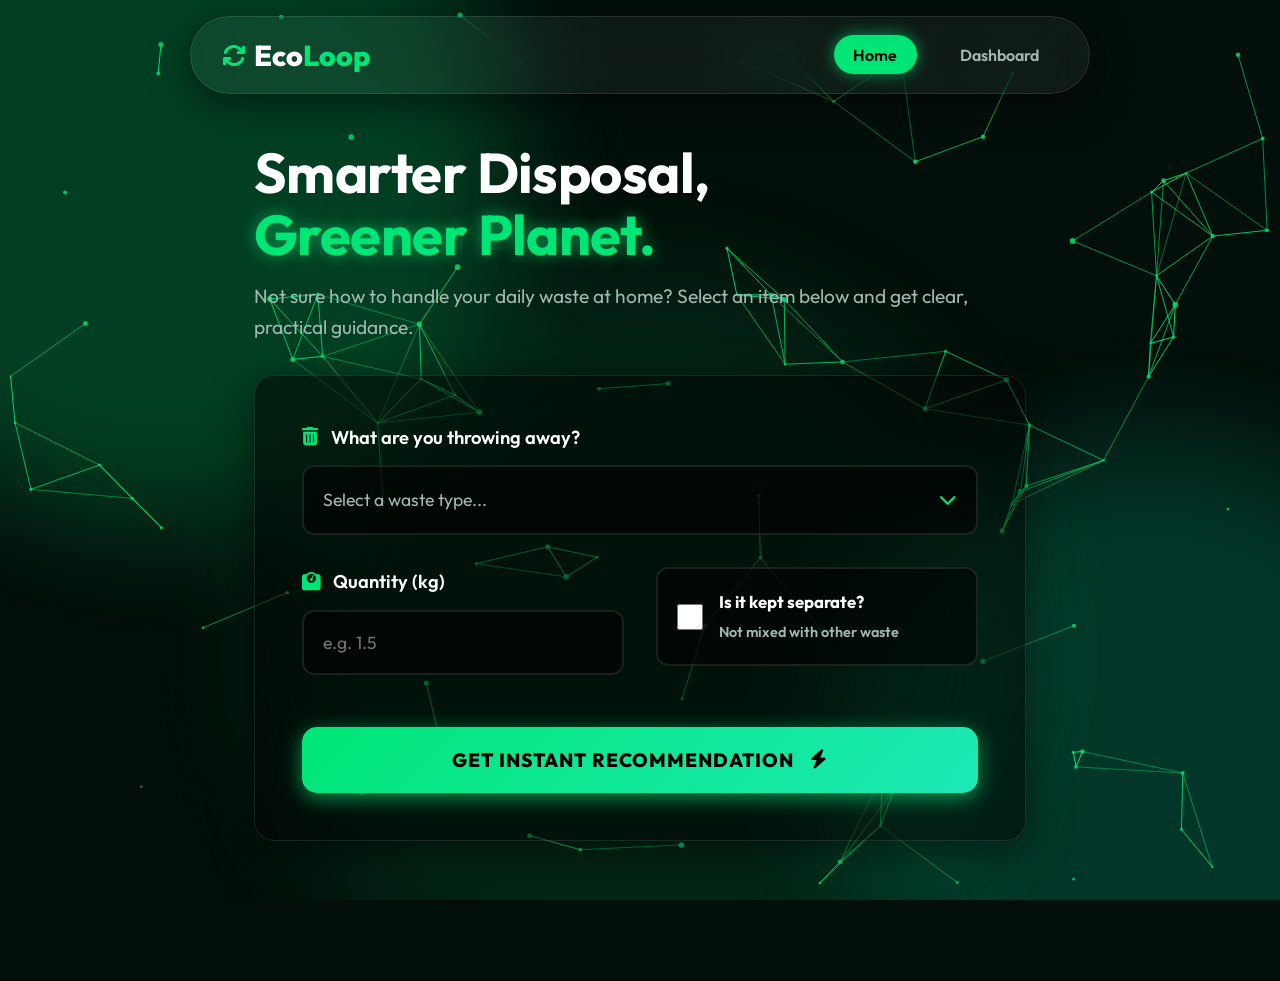
<file: index.html>
<!DOCTYPE html>
<html lang="en">
<head>
    <meta charset="UTF-8">
    <meta name="viewport" content="width=device-width, initial-scale=1.0">
    <title>EcoLoop | Smart Waste Management</title>
    <!-- Modern Google Font -->
    <link href="https://fonts.googleapis.com/css2?family=Outfit:wght@300;400;500;600;700;800&display=swap" rel="stylesheet">
    <!-- Font Awesome for Icons -->
    <link rel="stylesheet" href="https://cdnjs.cloudflare.com/ajax/libs/font-awesome/6.4.0/css/all.min.css">
    <!-- Custom CSS -->
    <link rel="stylesheet" href="css/style_alt_234.css">
</head>
<body>
    <!-- Ambient Moving Glow Background -->
    <div class="ambient-glows">
        <div class="glow glow-1"></div>
        <div class="glow glow-2"></div>
        <div class="glow glow-3"></div>
    </div>

    <!-- Abstract Interactive Particle Background -->
    <canvas id="particleCanvas" class="particle-canvas"></canvas>

    <nav class="navbar glass">
        <div class="logo">
            <i class="fa-solid fa-arrows-rotate logo-icon"></i> 
            <span>Eco<span class="text-accent">Loop</span></span>
        </div>
        <ul class="nav-links">
            <li><a href="#" id="nav-home" class="active">Home</a></li>
            <li><a href="#" id="nav-dashboard">Dashboard</a></li>
        </ul>
    </nav>

    <main class="container">
        <!-- view: HOME / FORM -->
        <section id="view-home" class="view active">
            <div class="hero stagger-item" style="--delay: 0.1s;">
                <h1 class="title">Smarter Disposal, <br/> <span class="text-accent glow-text">Greener Planet.</span></h1>
                <p class="subtitle">Not sure how to handle your daily waste at home? Select an item below and get clear, practical guidance.</p>
            </div>

            <div class="card glass interactable stagger-item" style="--delay: 0.2s;">
                <form id="disposal-form">
                    
                    <div class="form-group">
                        <label><i class="fa-solid fa-trash-can text-accent"></i> What are you throwing away?</label>
                        
                        <!-- Custom Select Dropdown UI -->
                        <div class="custom-select-wrapper">
                            <div class="custom-select" id="custom-select-ui">
                                <div class="custom-select-trigger">
                                    <span id="custom-select-text">Select a waste type...</span>
                                    <i class="fa-solid fa-chevron-down text-accent"></i>
                                </div>
                                <div class="custom-options">
                                    <div class="custom-option" data-value="organic">Organic (Vegetable peels, Leftover Food)</div>
                                    <div class="custom-option" data-value="plastic">Plastics (Bottles, Polythene, Containers)</div>
                                    <div class="custom-option" data-value="paper">Paper (Newspapers, Cardboard Boxes)</div>
                                    <div class="custom-option" data-value="ewaste">E-Waste (Phones, Wires, Batteries)</div>
                                    <div class="custom-option" data-value="glass">Glass (Jars, Broken Mirrors)</div>
                                    <div class="custom-option" data-value="metal">Metal (Food Tins, Cans, Foil)</div>
                                    <div class="custom-option" data-value="clothes">Old Clothes (Shirts, Trousers, Bedsheets)</div>
                                </div>
                            </div>
                        </div>

                        <!-- Hidden Native Select for logical form validation -->
                        <select id="waste-type" style="display:none;" required>
                            <option value="" disabled selected>Select...</option>
                            <option value="organic">Organic</option>
                            <option value="plastic">Plastics</option>
                            <option value="paper">Paper</option>
                            <option value="ewaste">E-Waste</option>
                            <option value="glass">Glass</option>
                            <option value="metal">Metal</option>
                            <option value="clothes">Old Clothes</option>
                        </select>
                    </div>

                    <div class="row">
                        <div class="form-group half">
                            <label for="quantity"><i class="fa-solid fa-weight-scale text-accent"></i> Quantity (kg)</label>
                            <input type="number" id="quantity" step="0.1" min="0.1" placeholder="e.g. 1.5" required>
                        </div>
                        <div class="form-group half checkbox-group">
                            <label for="segregated" class="interactable-sm">
                                <input type="checkbox" id="segregated">
                                <div class="check-text">
                                    <strong>Is it kept separate?</strong>
                                    <small>Not mixed with other waste</small>
                                </div>
                            </label>
                        </div>
                    </div>

                    <button type="submit" class="btn primary-btn pulse-anim mt-1">
                        <span>Get Instant Recommendation</span> 
                        <i class="fa-solid fa-bolt"></i>
                    </button>
                </form>
            </div>
        </section>

        <!-- view: RESULTS -->
        <section id="view-result" class="view hidden">
            <button id="btn-back" class="btn text-btn stagger-item" style="--delay: 0s;">
                <i class="fa-solid fa-arrow-left"></i> Change Selection
            </button>
            
            <div class="result-header stagger-item" style="--delay: 0.1s;">
                <span class="badge" id="res-badge">Recommended Action</span>
                <h2 class="title" id="res-method" style="margin-top: 0.5rem;">Composting</h2>
            </div>

            <div class="card glass interactable stagger-item" style="--delay: 0.2s;">
                
                <!-- Actionable Steps Box -->
                <div class="result-section highlight-box">
                    <h3><i class="fa-solid fa-list-check icon-primary"></i> Easy Steps for Disposal</h3>
                    <p class="subtitle" style="margin-bottom: 1.5rem; font-size: 1.05rem;">Follow these simple instructions to handle it correctly at home.</p>
                    <ul id="res-steps" class="step-list">
                        <!-- populated via JS -->
                    </ul>
                </div>
                
                <div class="row mt-2" style="margin-bottom: 1rem;">
                    <div class="result-section half">
                        <h3><i class="fa-solid fa-circle-info text-accent"></i> Why do we do this?</h3>
                        <p id="res-reasoning">Biodegradable material that decomposes quickly and enriches soil.</p>
                    </div>
    
                    <div class="result-section half">
                        <h3><i class="fa-solid fa-hourglass-half text-accent"></i> How long does it last?</h3>
                        <p id="res-decomposition">Takes around 2-6 months to decompose completely.</p>
                    </div>
                </div>

                <hr class="divider">

                <div class="result-section">
                    <h3 style="font-size: 1.8rem; margin-bottom: 1rem;"><i class="fa-solid fa-lightbulb text-accent glow-text"></i> Brilliant Upcycling Ideas!</h3>
                    <p class="subtitle" style="margin-bottom: 2rem;">Why throw it away when it can be useful around the house? Try these 4 methods:</p>
                    <div id="res-diy" class="diy-grid">
                        <!-- Will hold exactly 4 items in a 2x2 grid -->
                    </div>
                </div>
                
                <div class="action-footer mt-2">
                     <p style="font-size: 1.2rem;">By doing this, you are preventing <b id="res-co2" class="text-accent badge-large glow-text">0</b> <b class="text-accent glow-text">kg of CO₂</b> pollution!</p>
                     <button id="btn-log" class="btn primary-btn mt-2 interactable heartbeat" style="max-width: 400px; margin: 1.5rem auto 0 auto;">
                        <i class="fa-solid fa-leaf"></i> Add Points to Dashboard
                     </button>
                </div>
            </div>
        </section>

        <!-- view: DASHBOARD -->
        <section id="view-dashboard" class="view hidden">
            <div class="hero stagger-item" style="--delay: 0.1s;">
                <h2 class="title">My Impact <span class="text-accent glow-text">Dashboard</span></h2>
                <p class="subtitle">See everything you have saved from the dustbin.</p>
            </div>

            <div class="stats-grid stagger-item" style="--delay: 0.2s;">
                <div class="stat-card glass interactable-sm">
                    <div class="stat-icon"><i class="fa-solid fa-recycle"></i></div>
                    <div class="stat-info">
                        <h3>Waste Saved</h3>
                        <p id="dash-kg">0 kg</p>
                    </div>
                </div>
                <div class="stat-card glass interactable-sm">
                    <div class="stat-icon"><i class="fa-solid fa-cloud"></i></div>
                    <div class="stat-info">
                        <h3>CO₂ Prevented</h3>
                        <p id="dash-co2">0 kg</p>
                    </div>
                </div>
                <div class="stat-card glass interactable-sm border-accent">
                    <div class="stat-icon bg-accent-glow"><i class="fa-solid fa-trophy text-accent"></i></div>
                    <div class="stat-info">
                        <h3>Eco Rank</h3>
                        <p id="dash-level" class="text-accent glow-text" style="font-size: 2rem;">Beginner</p>
                    </div>
                </div>
            </div>

            <div class="history-section mt-2 glass p-2 rounded interactable stagger-item" style="--delay: 0.3s; margin-top: 3rem;">
                <h3 style="margin-bottom: 2rem; font-size: 1.5rem;"><i class="fa-solid fa-clock-rotate-left text-accent"></i> My Recent Contributions</h3>
                <div id="dash-history" class="history-list">
                    <!-- populated via JS -->
                </div>
                <div style="text-align: right; margin-top: 1rem;">
                    <button id="btn-clear" class="btn text-btn mt-1"><i class="fa-solid fa-trash"></i> Delete History</button>
                </div>
            </div>
        </section>
    </main>

    <!-- Scripts -->
    <script src="js/rules.js"></script>
    <script src="js/dashboard.js"></script>
    <script src="js/app_alt_234.js"></script>

    <!-- SVG Filter for Liquid Gooey Background -->
    <svg style="visibility: hidden; position: absolute;" width="0" height="0" xmlns="http://www.w3.org/2000/svg" version="1.1">
        <defs>
            <filter id="goo">
                <feGaussianBlur in="SourceGraphic" stdDeviation="40" result="blur" />    
                <feColorMatrix in="blur" mode="matrix" values="1 0 0 0 0  0 1 0 0 0  0 0 1 0 0  0 0 0 30 -15" result="goo" />
                <feBlend in="SourceGraphic" in2="goo" />
            </filter>
        </defs>
    </svg>
</body>
</html>
</file>
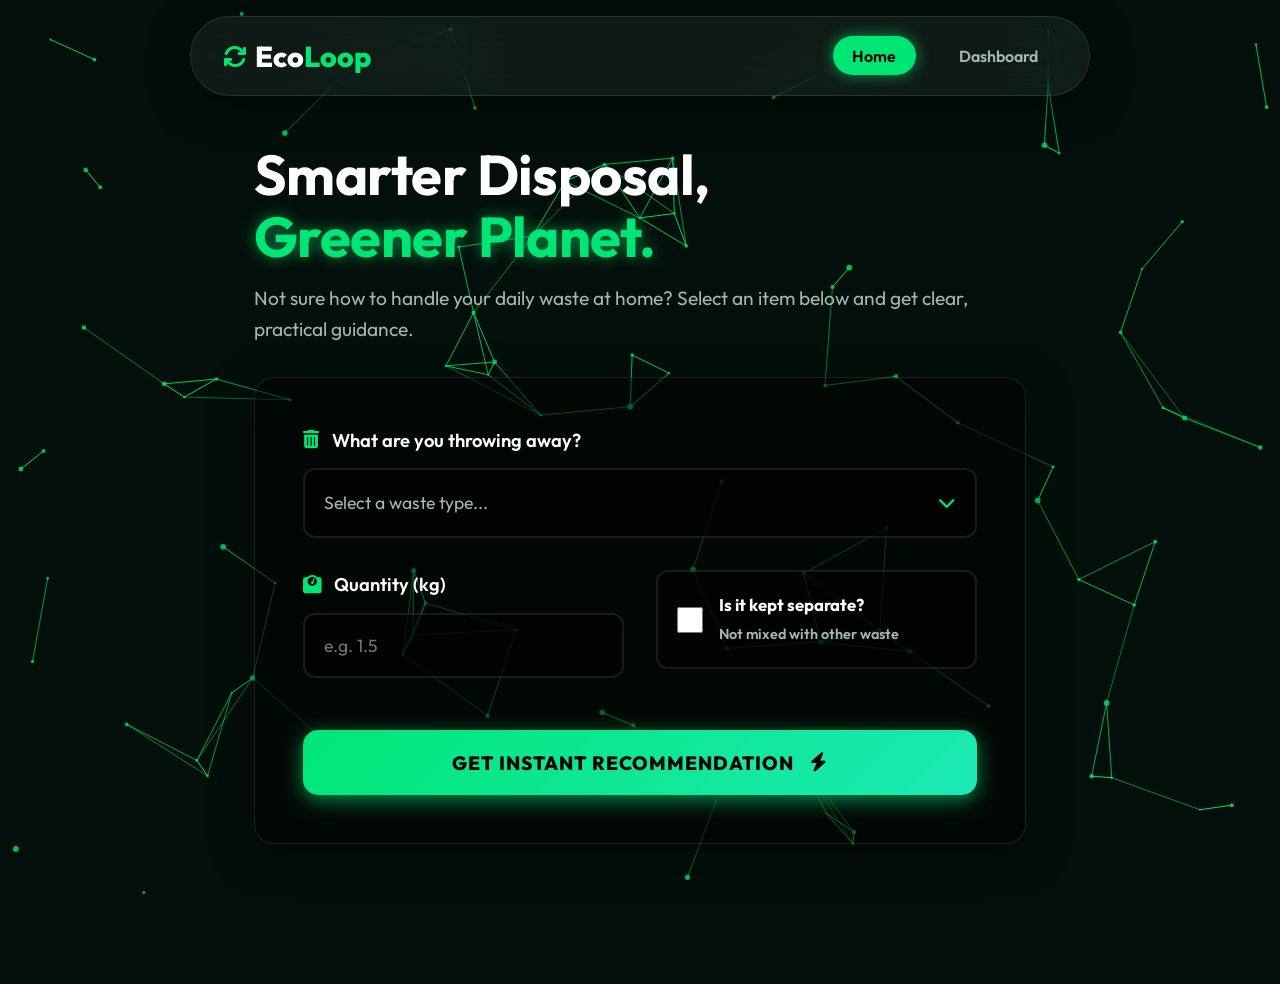
<file: index_design_1.html>
<!DOCTYPE html>
<html lang="en">
<head>
    <meta charset="UTF-8">
    <meta name="viewport" content="width=device-width, initial-scale=1.0">
    <title>EcoLoop | Smart Waste Management</title>
    <!-- Modern Google Font -->
    <link href="https://fonts.googleapis.com/css2?family=Outfit:wght@300;400;500;600;700;800&display=swap" rel="stylesheet">
    <!-- Font Awesome for Icons -->
    <link rel="stylesheet" href="https://cdnjs.cloudflare.com/ajax/libs/font-awesome/6.4.0/css/all.min.css">
    <!-- Custom CSS (Loading Design 1) -->
    <link rel="stylesheet" href="css/style_design_1.css">
</head>
<body>
    <!-- Abstract Interactive Particle Background -->
    <canvas id="particleCanvas" class="particle-canvas"></canvas>

    <nav class="navbar glass">
        <div class="logo">
            <i class="fa-solid fa-arrows-rotate logo-icon"></i> 
            <span>Eco<span class="text-accent">Loop</span></span>
        </div>
        <ul class="nav-links">
            <li><a href="#" id="nav-home" class="active">Home</a></li>
            <li><a href="#" id="nav-dashboard">Dashboard</a></li>
        </ul>
    </nav>

    <main class="container">
        <!-- view: HOME / FORM -->
        <section id="view-home" class="view active">
            <div class="hero">
                <h1 class="title">Smarter Disposal, <br/> <span class="text-accent glow-text">Greener Planet.</span></h1>
                <p class="subtitle">Not sure how to handle your daily waste at home? Select an item below and get clear, practical guidance.</p>
            </div>

            <div class="card glass interactable">
                <form id="disposal-form">
                    
                    <div class="form-group">
                        <label><i class="fa-solid fa-trash-can text-accent"></i> What are you throwing away?</label>
                        
                        <!-- Custom Select Dropdown UI -->
                        <div class="custom-select-wrapper">
                            <div class="custom-select" id="custom-select-ui">
                                <div class="custom-select-trigger">
                                    <span id="custom-select-text">Select a waste type...</span>
                                    <i class="fa-solid fa-chevron-down text-accent"></i>
                                </div>
                                <div class="custom-options">
                                    <div class="custom-option" data-value="organic">Organic (Vegetable peels, Leftover Food)</div>
                                    <div class="custom-option" data-value="plastic">Plastics (Bottles, Polythene, Containers)</div>
                                    <div class="custom-option" data-value="paper">Paper (Newspapers, Cardboard Boxes)</div>
                                    <div class="custom-option" data-value="ewaste">E-Waste (Phones, Wires, Batteries)</div>
                                    <div class="custom-option" data-value="glass">Glass (Jars, Broken Mirrors)</div>
                                    <div class="custom-option" data-value="metal">Metal (Food Tins, Cans, Foil)</div>
                                    <div class="custom-option" data-value="clothes">Old Clothes (Shirts, Trousers, Bedsheets)</div>
                                </div>
                            </div>
                        </div>

                        <!-- Hidden Native Select for logical form validation -->
                        <select id="waste-type" style="display:none;" required>
                            <option value="" disabled selected>Select...</option>
                            <option value="organic">Organic</option>
                            <option value="plastic">Plastics</option>
                            <option value="paper">Paper</option>
                            <option value="ewaste">E-Waste</option>
                            <option value="glass">Glass</option>
                            <option value="metal">Metal</option>
                            <option value="clothes">Old Clothes</option>
                        </select>
                    </div>

                    <div class="row">
                        <div class="form-group half">
                            <label for="quantity"><i class="fa-solid fa-weight-scale text-accent"></i> Quantity (kg)</label>
                            <input type="number" id="quantity" step="0.1" min="0.1" placeholder="e.g. 1.5" required>
                        </div>
                        <div class="form-group half checkbox-group">
                            <label for="segregated" class="interactable-sm">
                                <input type="checkbox" id="segregated">
                                <div class="check-text">
                                    <strong>Is it kept separate?</strong>
                                    <small>Not mixed with other waste</small>
                                </div>
                            </label>
                        </div>
                    </div>

                    <button type="submit" class="btn primary-btn pulse-anim mt-1">
                        <span>Get Instant Recommendation</span> 
                        <i class="fa-solid fa-bolt"></i>
                    </button>
                </form>
            </div>
        </section>

        <!-- view: RESULTS -->
        <section id="view-result" class="view hidden">
            <button id="btn-back" class="btn text-btn">
                <i class="fa-solid fa-arrow-left"></i> Change Selection
            </button>
            
            <div class="result-header">
                <span class="badge" id="res-badge">Recommended Action</span>
                <h2 class="title" id="res-method" style="margin-top: 0.5rem;">Composting</h2>
            </div>

            <div class="card glass interactable">
                
                <!-- Actionable Steps Box -->
                <div class="result-section highlight-box">
                    <h3><i class="fa-solid fa-list-check icon-primary"></i> Easy Steps for Disposal</h3>
                    <p class="subtitle" style="margin-bottom: 1.5rem; font-size: 1.05rem;">Follow these simple instructions to handle it correctly at home.</p>
                    <ul id="res-steps" class="step-list">
                        <!-- populated via JS -->
                    </ul>
                </div>
                
                <div class="row mt-2" style="margin-bottom: 1rem;">
                    <div class="result-section half">
                        <h3><i class="fa-solid fa-circle-info text-accent"></i> Why do we do this?</h3>
                        <p id="res-reasoning">Biodegradable material that decomposes quickly and enriches soil.</p>
                    </div>
    
                    <div class="result-section half">
                        <h3><i class="fa-solid fa-hourglass-half text-accent"></i> How long does it last?</h3>
                        <p id="res-decomposition">Takes around 2-6 months to decompose completely.</p>
                    </div>
                </div>

                <hr class="divider">

                <div class="result-section">
                    <h3 style="font-size: 1.8rem; margin-bottom: 1rem;"><i class="fa-solid fa-lightbulb text-accent glow-text"></i> Brilliant Upcycling Ideas!</h3>
                    <p class="subtitle" style="margin-bottom: 2rem;">Why throw it away when it can be useful around the house? Try these 4 methods:</p>
                    <div id="res-diy" class="diy-grid">
                        <!-- Will hold exactly 4 items in a 2x2 grid -->
                    </div>
                </div>
                
                <div class="action-footer mt-2">
                     <p style="font-size: 1.2rem;">By doing this, you are preventing <b id="res-co2" class="text-accent badge-large glow-text">0</b> <b class="text-accent glow-text">kg of CO₂</b> pollution!</p>
                     <button id="btn-log" class="btn primary-btn mt-2 interactable heartbeat" style="max-width: 400px; margin: 1.5rem auto 0 auto;">
                        <i class="fa-solid fa-leaf"></i> Add Points to Dashboard
                     </button>
                </div>
            </div>
        </section>

        <!-- view: DASHBOARD -->
        <section id="view-dashboard" class="view hidden">
            <div class="hero">
                <h2 class="title">My Impact <span class="text-accent glow-text">Dashboard</span></h2>
                <p class="subtitle">See everything you have saved from the dustbin.</p>
            </div>

            <div class="stats-grid">
                <div class="stat-card glass interactable-sm">
                    <div class="stat-icon"><i class="fa-solid fa-recycle"></i></div>
                    <div class="stat-info">
                        <h3>Waste Saved</h3>
                        <p id="dash-kg">0 kg</p>
                    </div>
                </div>
                <div class="stat-card glass interactable-sm">
                    <div class="stat-icon"><i class="fa-solid fa-cloud"></i></div>
                    <div class="stat-info">
                        <h3>CO₂ Prevented</h3>
                        <p id="dash-co2">0 kg</p>
                    </div>
                </div>
                <div class="stat-card glass interactable-sm border-accent">
                    <div class="stat-icon bg-accent-glow"><i class="fa-solid fa-trophy text-accent"></i></div>
                    <div class="stat-info">
                        <h3>Eco Rank</h3>
                        <p id="dash-level" class="text-accent glow-text" style="font-size: 2rem;">Beginner</p>
                    </div>
                </div>
            </div>

            <div class="history-section mt-2 glass p-2 rounded interactable" style="margin-top: 3rem;">
                <h3 style="margin-bottom: 2rem; font-size: 1.5rem;"><i class="fa-solid fa-clock-rotate-left text-accent"></i> My Recent Contributions</h3>
                <div id="dash-history" class="history-list">
                    <!-- populated via JS -->
                </div>
                <div style="text-align: right; margin-top: 1rem;">
                    <button id="btn-clear" class="btn text-btn mt-1"><i class="fa-solid fa-trash"></i> Delete History</button>
                </div>
            </div>
        </section>
    </main>

    <!-- Scripts -->
    <script src="js/rules.js"></script>
    <script src="js/dashboard.js"></script>
    <script src="js/app.js"></script>
</body>
</html>
</file>
<file: css/style_alt_234.css>
:root {
    /* Color Palette - Premium "Eco" Theme */
    --bg-color: #030f0b; /* Very dark rich green-black */
    --text-primary: #ffffff;
    --text-secondary: #a3b8b0;
    
    --accent-color: #00e676; /* Very bright neon green */
    --accent-dark: #00b259;
    --accent-glow: rgba(0, 230, 118, 0.6);
    
    --glass-bg: rgba(255, 255, 255, 0.05);
    --glass-border: rgba(255, 255, 255, 0.1);
    --glass-hover: rgba(255, 255, 255, 0.12);
    
    --danger: #ff5252;
    --primary-gradient: linear-gradient(135deg, #00e676 0%, #1de9b6 100%);
}

* {
    margin: 0;
    padding: 0;
    box-sizing: border-box;
    font-family: 'Outfit', sans-serif;
}

body {
    background-color: var(--bg-color);
    color: var(--text-primary);
    min-height: 100vh;
    overflow-x: hidden;
    position: relative;
    line-height: 1.6;
}

/* Ambient Glows Background (Lava Lamp Goo) */
.ambient-glows {
    position: fixed;
    top: 0;
    left: 0;
    width: 100vw;
    height: 100vh;
    overflow: hidden;
    z-index: -3; /* Keeps it behind everything including particles */
    pointer-events: none;
    filter: url('#goo'); /* Applies liquid merging physics to the glowing orbs */
}

.glow {
    position: absolute;
    border-radius: 50%;
    filter: blur(60px); /* Lowered blur for sharper goo merging */
    opacity: 0.9;
    animation: floatGlow 25s infinite ease-in-out alternate;
}

.glow-1 {
    width: 55vw;
    height: 55vw;
    background: rgba(0, 230, 118, 0.25);
    top: -20vh;
    left: -15vw;
}

.glow-2 {
    width: 50vw;
    height: 50vw;
    background: rgba(29, 233, 182, 0.2); 
    bottom: -20vh;
    right: -15vw;
    animation-duration: 25s;
    animation-delay: -5s;
}

.glow-3 {
    width: 60vw;
    height: 60vw;
    background: rgba(0, 178, 89, 0.15); 
    top: 30vh;
    left: 20vw;
    animation-duration: 30s;
    animation-delay: -10s;
}

@keyframes floatGlow {
    0% { transform: translate(0, 0) scale(1); }
    33% { transform: translate(8vw, -8vh) scale(1.1); }
    66% { transform: translate(-6vw, 6vh) scale(0.9); }
    100% { transform: translate(4vw, 4vh) scale(1.2); }
}

/* HIGHLY VISIBLE Animated Particle Canvas */
.particle-canvas {
    position: fixed;
    top: 0;
    left: 0;
    width: 100vw;
    height: 100vh;
    z-index: -2; /* Keeps it behind everything else! */
    pointer-events: none; /* Crucial so we can click the form */
}


/* Utility Classes */
.text-accent { color: var(--accent-color); }
.glow-text { text-shadow: 0 0 15px var(--accent-glow); }
.mt-1 { margin-top: 1rem; }
.mt-2 { margin-top: 2rem; }
.p-2 { padding: 2rem; }
.rounded { border-radius: 16px; }

.glass {
    background: var(--glass-bg);
    backdrop-filter: blur(20px);
    -webkit-backdrop-filter: blur(20px);
    border-radius: 20px;
    box-shadow: 0 10px 40px rgba(0, 0, 0, 0.5);
    position: relative;
    overflow: visible; /* needed for custom select absolute positioning */
}

/* Mouse-Tracking Spotlight Border Effect */
.glass::after {
    content: ''; position: absolute; top: 0; left: 0; right: 0; bottom: 0;
    border-radius: inherit; pointer-events: none; z-index: 1;
    padding: 1px; /* border thickness */
    background: radial-gradient(
        500px circle at var(--mouse-x, -500px) var(--mouse-y, -500px), 
        rgba(0, 230, 118, 0.8),
        rgba(255, 255, 255, 0.1) 40%
    );
    -webkit-mask: linear-gradient(#fff 0 0) content-box, linear-gradient(#fff 0 0);
    -webkit-mask-composite: xor;
    mask-composite: exclude;
    transition: background 0.3s;
}

.interactable {
    transition: transform 0.4s cubic-bezier(0.175, 0.885, 0.32, 1.275), box-shadow 0.4s ease, border-color 0.4s ease;
}
.interactable:hover {
    transform: translateY(-8px) scale(1.02);
    box-shadow: 0 20px 50px rgba(0, 230, 118, 0.15);
    border-color: rgba(0, 230, 118, 0.4);
}

.interactable-sm {
    transition: transform 0.3s ease, background 0.3s ease;
}
.interactable-sm:hover {
    transform: translateY(-4px);
    background: var(--glass-hover);
    border-color: rgba(255,255,255,0.3);
}


/* Typography */
h1, h2, h3, h4, h5 { font-weight: 700; letter-spacing: -0.01em; }
.title { font-size: 3.5rem; line-height: 1.1; margin-bottom: 1rem; }
.subtitle { font-size: 1.2rem; color: var(--text-secondary); margin-bottom: 2rem; font-weight: 400; }

/* Navbar */
.navbar {
    display: flex; justify-content: space-between; align-items: center;
    padding: 1rem 2rem; position: sticky; top: 1rem; z-index: 100;
    margin: 1rem auto; max-width: 900px; width: 90%; border-radius: 50px;
    animation: slideDown 0.8s cubic-bezier(0.175, 0.885, 0.32, 1.275) forwards;
}
.logo { font-size: 1.8rem; font-weight: 800; display: flex; align-items: center; gap: 0.5rem; }
.logo-icon { 
    font-size: 1.5rem; 
    animation: spinSlow 8s linear infinite; 
    color: var(--accent-color);
}
@keyframes spinSlow { 100% { transform: rotate(360deg); } }

.nav-links { list-style: none; display: flex; gap: 1.5rem; }
.nav-links a {
    color: var(--text-secondary); text-decoration: none; font-weight: 600;
    padding: 0.6rem 1.2rem; border-radius: 30px; transition: all 0.3s;
}
.nav-links a:hover, .nav-links a.active {
    color: #000; background: var(--accent-color); box-shadow: 0 0 15px var(--accent-glow);
}

/* Layout */
.container { max-width: 900px; margin: 0 auto; padding: 2rem 5%; }

/* DYNAMIC VIEW ANIMATIONS - The pop effect when changing views */
.view { display: none; opacity: 0; }
.view.active { display: block; animation: viewFadeIn 0.3s forwards; }

@keyframes viewFadeIn {
    to { opacity: 1; }
}

/* Staggered Spring Reveals */
.view.active .stagger-item {
    opacity: 0;
    transform: translateY(30px);
    animation: springReveal 0.8s cubic-bezier(0.175, 0.885, 0.32, 1.275) forwards;
    animation-delay: var(--delay, 0s);
}

@keyframes springReveal {
    100% { opacity: 1; transform: translateY(0); }
}

@keyframes slideDown { from { opacity: 0; transform: translateY(-40px); } to { opacity: 1; transform: translateY(0); } }

/* Heartbeat and Pulse (for buttons) */
.pulse-anim { animation: pulse 2s infinite; }
@keyframes pulse {
    0% { box-shadow: 0 0 0 0 var(--accent-glow); }
    70% { box-shadow: 0 0 0 20px rgba(0, 230, 118, 0); }
    100% { box-shadow: 0 0 0 0 rgba(0, 230, 118, 0); }
}

.heartbeat { animation: heartbeat 1.2s infinite ease-in-out; }
@keyframes heartbeat {
    0% { transform: scale(1); }
    15% { transform: scale(1.08); }
    30% { transform: scale(1); }
    45% { transform: scale(1.08); }
    70% { transform: scale(1); }
}


/* Forms (Custom Select + Standard Forms) */
.card { padding: 3rem; background: rgba(0,0,0,0.5); }
.row { display: flex; gap: 2rem; }
.half { flex: 1; }

.form-group { margin-bottom: 2rem; display: flex; flex-direction: column; position: relative;}
label { margin-bottom: 0.8rem; font-weight: 600; font-size: 1.15rem; display: flex; align-items: center; gap: 0.8rem;}

/* CUSTOM SELECT - Fixes native rectangle corner issue */
.custom-select-wrapper { position: relative; user-select: none; width: 100%; z-index: 50; }
.custom-select-trigger {
    width: 100%; padding: 1.2rem; background: rgba(0, 0, 0, 0.6);
    border: 2px solid var(--glass-border); border-radius: 12px;
    color: var(--text-secondary); font-size: 1.1rem; cursor: pointer;
    transition: all 0.3s ease; display: flex; justify-content: space-between; align-items: center;
}
.custom-select.open .custom-select-trigger {
    border-color: var(--accent-color); box-shadow: 0 0 20px var(--accent-glow);
    background: rgba(0, 0, 0, 0.8);
    border-bottom-left-radius: 0px; border-bottom-right-radius: 0px;
}
.custom-select.open .custom-select-trigger i { transform: rotate(180deg); }
.custom-select-trigger i { transition: transform 0.3s ease; }

.custom-options {
    position: absolute; top: 100%; left: 0; right: 0;
    background: #001209; /* Solid dark specifically to hide background overlap */
    border: 2px solid var(--accent-color); border-top: none;
    border-bottom-left-radius: 12px; border-bottom-right-radius: 12px;
    opacity: 0; visibility: hidden; pointer-events: none;
    transform: translateY(-10px); transition: all 0.3s ease;
    z-index: 100; overflow: hidden; box-shadow: 0 15px 30px rgba(0,0,0,0.8);
}
.custom-select.open .custom-options { opacity: 1; visibility: visible; pointer-events: all; transform: translateY(0); }
.custom-option {
    padding: 1.2rem; cursor: pointer;
    border-bottom: 1px solid rgba(255,255,255,0.05); color: var(--text-secondary);
    transition: all 0.2s ease;
}
.custom-option:last-child { border-bottom: none; }
.custom-option:hover, .custom-option.selected {
    background: rgba(0, 230, 118, 0.2); color: #fff; padding-left: 1.8rem;
}

/* Number Inputs */
input[type="number"] {
    width: 100%; padding: 1.2rem; background: rgba(0, 0, 0, 0.6);
    border: 2px solid var(--glass-border); border-radius: 12px;
    color: #fff; font-size: 1.1rem; cursor: text;
    transition: all 0.3s ease; outline: none; -webkit-appearance: none; appearance: none;
}
input[type="number"]:focus {
    border-color: var(--accent-color); box-shadow: 0 0 20px var(--accent-glow); background: rgba(0, 0, 0, 0.8);
}

.checkbox-group { justify-content: flex-end; }
.checkbox-group label {
    cursor: pointer; background: rgba(0,0,0,0.6); padding: 1.2rem;
    border-radius: 12px; border: 2px solid var(--glass-border);
    display: flex; align-items: center; gap: 1rem;
}
.checkbox-group input[type="checkbox"] {
    width: 26px; height: 26px; accent-color: var(--accent-color); cursor: pointer;
}
.check-text strong { display: block; font-size: 1.05rem; color: #fff;}
.check-text small { color: var(--text-secondary); font-size: 0.9rem;}


/* Buttons */
.btn {
    display: inline-flex; align-items: center; justify-content: center; gap: 1rem;
    padding: 1.3rem 2.5rem; border-radius: 15px; font-weight: 800; font-size: 1.2rem;
    cursor: pointer; border: none; transition: all 0.3s cubic-bezier(0.175, 0.885, 0.32, 1.275);
    width: 100%; text-transform: uppercase; letter-spacing: 1px;
}
.primary-btn { background: var(--primary-gradient); color: #000; box-shadow: 0 5px 20px var(--accent-glow); }
.primary-btn:hover { transform: translateY(-5px) scale(1.03); box-shadow: 0 10px 30px var(--accent-glow); }

.text-btn {
    background: transparent; color: var(--text-secondary); width: auto;
    padding: 0.8rem 1.5rem; border-radius: 12px; margin-bottom: 2rem; font-size: 1rem; font-weight: 600;
}
.text-btn:hover { color: #fff; background: rgba(255,255,255,0.1); transform: translateX(-5px); box-shadow: 0 0 15px rgba(255,255,255,0.1);}


/* Results */
.result-header { margin-bottom: 2rem; display: flex; flex-direction: column; align-items: flex-start;}
.badge {
    background: var(--accent-color); color: #000; padding: 0.5rem 1.2rem; border-radius: 30px;
    font-size: 0.9rem; font-weight: 800; text-transform: uppercase; letter-spacing: 1.5px; margin-bottom: 0.5rem;
}

.result-section { margin-bottom: 1.5rem; }
.result-section h3 { margin-bottom: 1rem; display: flex; align-items: center; gap: 0.8rem; font-size: 1.4rem;}
.result-section p { color: var(--text-secondary); font-size: 1.15rem; }

/* Highlight Box for Steps */
.highlight-box {
    background: rgba(0, 230, 118, 0.08); border: 1px solid rgba(0, 230, 118, 0.3);
    padding: 2.5rem; border-radius: 20px; box-shadow: inset 0 0 30px rgba(0,0,0,0.5);
}
.icon-primary { color: var(--accent-color); font-size: 1.8rem;}

.divider { border: 0; height: 1px; background: linear-gradient(90deg, transparent, rgba(255,255,255,0.2), transparent); margin: 3rem 0; }

.step-list { list-style: none; counter-reset: custom-counter; display: flex; flex-direction: column; gap: 1.2rem;}
.step-list li {
    position: relative; padding-left: 4rem; color: #fff; font-size: 1.15rem;
    background: rgba(0,0,0,0.3); padding-top: 1.2rem; padding-bottom: 1.2rem; padding-right: 1.5rem;
    border-radius: 15px; border: 1px solid var(--glass-border);
}
.step-list li::before {
    counter-increment: custom-counter; content: counter(custom-counter);
    position: absolute; left: 1.2rem; top: 50%; transform: translateY(-50%);
    width: 35px; height: 35px; background: var(--accent-color); color: #000;
    border-radius: 50%; display: flex; align-items: center; justify-content: center;
    font-size: 1.1rem; font-weight: 800; box-shadow: 0 0 15px var(--accent-glow);
}

/* DIY Cards Grid - Ensuring 4 look amazing */
.diy-grid {
    display: grid;
    grid-template-columns: repeat(2, 1fr); /* Force 2 columns = 4 total */
    gap: 1.5rem;
}
.diy-card {
    padding: 1.8rem; display: flex; flex-direction: column; gap: 1rem;
    border-top: 5px solid var(--accent-color); background: rgba(0,0,0,0.4);
    box-shadow: 0 5px 20px rgba(0,0,0,0.2);
}
.diy-icon {
    width: 50px; height: 50px; border-radius: 50%; background: rgba(0, 230, 118, 0.15);
    color: var(--accent-color); display: flex; align-items: center; justify-content: center; font-size: 1.5rem;
}
.diy-content h4 { font-size: 1.2rem; margin-bottom: 0.5rem; color: #fff;}
.diy-content p { font-size: 1rem; color: var(--text-secondary); line-height: 1.5;}

.action-footer { text-align: center; padding-top: 3rem; border-top: 1px dashed rgba(255,255,255,0.2); }
.badge-large { background: rgba(0, 230, 118, 0.2); padding: 0.4rem 1rem; border-radius: 10px; font-size: 1.5rem;}


/* Dashboard */
.stats-grid { display: grid; grid-template-columns: repeat(3, 1fr); gap: 2rem; }
.stat-card { padding: 2.5rem; display: flex; flex-direction: column; align-items: center; text-align: center; gap: 1.5rem; background: rgba(0,0,0,0.4);}
.stat-icon { font-size: 3rem; color: #fff; background: rgba(255,255,255,0.05); width: 90px; height: 90px; display: flex; align-items: center; justify-content: center; border-radius: 50%; border: 2px solid var(--glass-border);}
.stat-info h3 { font-size: 1.1rem; color: var(--text-secondary); text-transform: uppercase; letter-spacing: 1.5px; margin-bottom: 0.5rem;}
.stat-info p { font-size: 3rem; font-weight: 800; color: #fff; }

.border-accent { border-color: var(--accent-glow); box-shadow: 0 0 30px rgba(0,230,118,0.1) inset;}
.bg-accent-glow { background: rgba(0,230,118,0.15); border-color: var(--accent-color); box-shadow: 0 0 20px rgba(0,230,118,0.4);}

.history-list { display: flex; flex-direction: column; gap: 1.2rem; }
.history-item {
    display: flex; justify-content: space-between; align-items: center;
    padding: 1.5rem; background: rgba(0,0,0,0.6); border: 1px solid var(--glass-border); border-radius: 15px;
    transition: transform 0.2s ease, box-shadow 0.2s ease;
}
.history-item:hover { transform: translateX(8px); background: rgba(255,255,255,0.08); box-shadow: -5px 5px 15px rgba(0,0,0,0.3);}
.history-item .details { font-weight: 600; font-size: 1.2rem;}
.history-item .date { color: var(--text-secondary); font-size: 1rem; }
.empty-state { text-align: center; color: var(--text-secondary); padding: 4rem; font-style: italic; background: rgba(0,0,0,0.4); border-radius: 15px;}

@media (max-width: 768px) {
    .row { flex-direction: column; gap: 1rem; }
    .title { font-size: 2.5rem; }
    .card { padding: 1.5rem; }
    .navbar { flex-direction: column; gap: 1rem; padding: 1rem; border-radius: 20px; }
    .stats-grid { grid-template-columns: 1fr; }
    .stat-card { flex-direction: row; text-align: left; padding: 1.5rem;}
    .stat-icon { width: 70px; height: 70px; font-size: 2rem;}
    .diy-grid { grid-template-columns: 1fr; } 
}

/* ============================================================== */
/* Animation Option 1: Floating Eco-Parallax Objects              */
/* ============================================================== */
.parallax-canvas {
    position: fixed;
    top: 0; left: 0; width: 100vw; height: 100vh;
    z-index: -2; pointer-events: none; overflow: hidden;
}
.parallax-item {
    position: absolute;
    color: rgba(0, 230, 118, 0.15); /* Very subtle transparent green */
    filter: drop-shadow(0 0 10px rgba(0, 230, 118, 0.4));
    transition: transform 0.1s ease-out; /* smooth parallax tracking */
}

/* Base floating animations */
@keyframes floatUp { 
    0% { top: 110vh; transform: rotate(0deg); } 
    100% { top: -20vh; transform: rotate(360deg); } 
}

.p-leaf-1 { font-size: 8rem; left: 10%; animation: floatUp 35s linear infinite; }
.p-leaf-2 { font-size: 4rem; left: 85%; animation: floatUp 25s linear infinite; animation-delay: -5s; }
.p-drop-1 { font-size: 6rem; left: 25%; animation: floatUp 40s linear infinite; animation-delay: -15s; }
.p-rec-1  { font-size: 10rem; left: 75%; animation: floatUp 45s linear infinite; animation-delay: -30s; }
.p-tree-1 { font-size: 14rem; left: -2%; animation: floatUp 50s linear infinite; opacity: 0.1; }
.p-wind-1 { font-size: 9rem; left: 60%; animation: floatUp 28s linear infinite; animation-delay: -10s; }
</file>
<file: css/style_design_1.css>
/* Saved from Design 1 */
:root {
    /* Color Palette - Premium "Eco" Theme */
    --bg-color: #030f0b; /* Very dark rich green-black */
    --text-primary: #ffffff;
    --text-secondary: #a3b8b0;
    
    --accent-color: #00e676; /* Very bright neon green */
    --accent-dark: #00b259;
    --accent-glow: rgba(0, 230, 118, 0.6);
    
    --glass-bg: rgba(255, 255, 255, 0.05);
    --glass-border: rgba(255, 255, 255, 0.1);
    --glass-hover: rgba(255, 255, 255, 0.12);
    
    --danger: #ff5252;
    --primary-gradient: linear-gradient(135deg, #00e676 0%, #1de9b6 100%);
}

* {
    margin: 0;
    padding: 0;
    box-sizing: border-box;
    font-family: 'Outfit', sans-serif;
}

body {
    background-color: var(--bg-color);
    color: var(--text-primary);
    min-height: 100vh;
    overflow-x: hidden;
    position: relative;
    line-height: 1.6;
}

/* HIGHLY VISIBLE Animated Particle Canvas */
.particle-canvas {
    position: fixed;
    top: 0;
    left: 0;
    width: 100vw;
    height: 100vh;
    z-index: -2; /* Keeps it behind everything else! */
    pointer-events: none; /* Crucial so we can click the form */
}


/* Utility Classes */
.text-accent { color: var(--accent-color); }
.glow-text { text-shadow: 0 0 15px var(--accent-glow); }
.mt-1 { margin-top: 1rem; }
.mt-2 { margin-top: 2rem; }
.p-2 { padding: 2rem; }
.rounded { border-radius: 16px; }

.glass {
    background: var(--glass-bg);
    backdrop-filter: blur(20px);
    -webkit-backdrop-filter: blur(20px);
    border: 1px solid var(--glass-border);
    border-radius: 20px;
    box-shadow: 0 10px 40px rgba(0, 0, 0, 0.5);
    position: relative;
    overflow: visible; /* needed for custom select absolute positioning */
}

/* Cool border shine effect on glass cards */
.glass::before {
    content: ''; position: absolute; top: 0; left: -150%; width: 50%; height: 100%;
    background: linear-gradient(90deg, transparent, rgba(255,255,255,0.1), transparent);
    transform: skewX(-20deg); pointer-events: none;
    animation: shine 6s infinite;
}
@keyframes shine { 
    0%, 100% { left: -150%; } 
    50% { left: 200%; } 
}

.interactable {
    transition: transform 0.4s cubic-bezier(0.175, 0.885, 0.32, 1.275), box-shadow 0.4s ease, border-color 0.4s ease;
}
.interactable:hover {
    transform: translateY(-8px) scale(1.02);
    box-shadow: 0 20px 50px rgba(0, 230, 118, 0.15);
    border-color: rgba(0, 230, 118, 0.4);
}

.interactable-sm {
    transition: transform 0.3s ease, background 0.3s ease;
}
.interactable-sm:hover {
    transform: translateY(-4px);
    background: var(--glass-hover);
    border-color: rgba(255,255,255,0.3);
}


/* Typography */
h1, h2, h3, h4, h5 { font-weight: 700; letter-spacing: -0.01em; }
.title { font-size: 3.5rem; line-height: 1.1; margin-bottom: 1rem; }
.subtitle { font-size: 1.2rem; color: var(--text-secondary); margin-bottom: 2rem; font-weight: 400; }

/* Navbar */
.navbar {
    display: flex; justify-content: space-between; align-items: center;
    padding: 1rem 2rem; position: sticky; top: 1rem; z-index: 100;
    margin: 1rem auto; max-width: 900px; width: 90%; border-radius: 50px;
    animation: slideDown 0.8s cubic-bezier(0.175, 0.885, 0.32, 1.275) forwards;
}
.logo { font-size: 1.8rem; font-weight: 800; display: flex; align-items: center; gap: 0.5rem; }
.logo-icon { 
    font-size: 1.5rem; 
    animation: spinSlow 8s linear infinite; 
    color: var(--accent-color);
}
@keyframes spinSlow { 100% { transform: rotate(360deg); } }

.nav-links { list-style: none; display: flex; gap: 1.5rem; }
.nav-links a {
    color: var(--text-secondary); text-decoration: none; font-weight: 600;
    padding: 0.6rem 1.2rem; border-radius: 30px; transition: all 0.3s;
}
.nav-links a:hover, .nav-links a.active {
    color: #000; background: var(--accent-color); box-shadow: 0 0 15px var(--accent-glow);
}

/* Layout */
.container { max-width: 900px; margin: 0 auto; padding: 2rem 5%; }

/* DYNAMIC VIEW ANIMATIONS - The pop effect when changing views */
.view { display: none; opacity: 0; }
.view.active { display: block; animation: popInView 0.5s cubic-bezier(0.175, 0.885, 0.32, 1.275) forwards; }

@keyframes popInView {
    0% { opacity: 0; transform: scale(0.9) translateY(40px); }
    100% { opacity: 1; transform: scale(1) translateY(0); }
}

@keyframes slideDown { from { opacity: 0; transform: translateY(-40px); } to { opacity: 1; transform: translateY(0); } }

/* Heartbeat and Pulse (for buttons) */
.pulse-anim { animation: pulse 2s infinite; }
@keyframes pulse {
    0% { box-shadow: 0 0 0 0 var(--accent-glow); }
    70% { box-shadow: 0 0 0 20px rgba(0, 230, 118, 0); }
    100% { box-shadow: 0 0 0 0 rgba(0, 230, 118, 0); }
}

.heartbeat { animation: heartbeat 1.2s infinite ease-in-out; }
@keyframes heartbeat {
    0% { transform: scale(1); }
    15% { transform: scale(1.08); }
    30% { transform: scale(1); }
    45% { transform: scale(1.08); }
    70% { transform: scale(1); }
}


/* Forms (Custom Select + Standard Forms) */
.card { padding: 3rem; background: rgba(0,0,0,0.5); }
.row { display: flex; gap: 2rem; }
.half { flex: 1; }

.form-group { margin-bottom: 2rem; display: flex; flex-direction: column; position: relative;}
label { margin-bottom: 0.8rem; font-weight: 600; font-size: 1.15rem; display: flex; align-items: center; gap: 0.8rem;}

/* CUSTOM SELECT - Fixes native rectangle corner issue */
.custom-select-wrapper { position: relative; user-select: none; width: 100%; z-index: 50; }
.custom-select-trigger {
    width: 100%; padding: 1.2rem; background: rgba(0, 0, 0, 0.6);
    border: 2px solid var(--glass-border); border-radius: 12px;
    color: var(--text-secondary); font-size: 1.1rem; cursor: pointer;
    transition: all 0.3s ease; display: flex; justify-content: space-between; align-items: center;
}
.custom-select.open .custom-select-trigger {
    border-color: var(--accent-color); box-shadow: 0 0 20px var(--accent-glow);
    background: rgba(0, 0, 0, 0.8);
    border-bottom-left-radius: 0px; border-bottom-right-radius: 0px;
}
.custom-select.open .custom-select-trigger i { transform: rotate(180deg); }
.custom-select-trigger i { transition: transform 0.3s ease; }

.custom-options {
    position: absolute; top: 100%; left: 0; right: 0;
    background: #001209; /* Solid dark specifically to hide background overlap */
    border: 2px solid var(--accent-color); border-top: none;
    border-bottom-left-radius: 12px; border-bottom-right-radius: 12px;
    opacity: 0; visibility: hidden; pointer-events: none;
    transform: translateY(-10px); transition: all 0.3s ease;
    z-index: 100; overflow: hidden; box-shadow: 0 15px 30px rgba(0,0,0,0.8);
}
.custom-select.open .custom-options { opacity: 1; visibility: visible; pointer-events: all; transform: translateY(0); }
.custom-option {
    padding: 1.2rem; cursor: pointer;
    border-bottom: 1px solid rgba(255,255,255,0.05); color: var(--text-secondary);
    transition: all 0.2s ease;
}
.custom-option:last-child { border-bottom: none; }
.custom-option:hover, .custom-option.selected {
    background: rgba(0, 230, 118, 0.2); color: #fff; padding-left: 1.8rem;
}

/* Number Inputs */
input[type="number"] {
    width: 100%; padding: 1.2rem; background: rgba(0, 0, 0, 0.6);
    border: 2px solid var(--glass-border); border-radius: 12px;
    color: #fff; font-size: 1.1rem; cursor: text;
    transition: all 0.3s ease; outline: none; -webkit-appearance: none;
}
input[type="number"]:focus {
    border-color: var(--accent-color); box-shadow: 0 0 20px var(--accent-glow); background: rgba(0, 0, 0, 0.8);
}

.checkbox-group { justify-content: flex-end; }
.checkbox-group label {
    cursor: pointer; background: rgba(0,0,0,0.6); padding: 1.2rem;
    border-radius: 12px; border: 2px solid var(--glass-border);
    display: flex; align-items: center; gap: 1rem;
}
.checkbox-group input[type="checkbox"] {
    width: 26px; height: 26px; accent-color: var(--accent-color); cursor: pointer;
}
.check-text strong { display: block; font-size: 1.05rem; color: #fff;}
.check-text small { color: var(--text-secondary); font-size: 0.9rem;}


/* Buttons */
.btn {
    display: inline-flex; align-items: center; justify-content: center; gap: 1rem;
    padding: 1.3rem 2.5rem; border-radius: 15px; font-weight: 800; font-size: 1.2rem;
    cursor: pointer; border: none; transition: all 0.3s cubic-bezier(0.175, 0.885, 0.32, 1.275);
    width: 100%; text-transform: uppercase; letter-spacing: 1px;
}
.primary-btn { background: var(--primary-gradient); color: #000; box-shadow: 0 5px 20px var(--accent-glow); }
.primary-btn:hover { transform: translateY(-5px) scale(1.03); box-shadow: 0 10px 30px var(--accent-glow); }

.text-btn {
    background: transparent; color: var(--text-secondary); width: auto;
    padding: 0.8rem 1.5rem; border-radius: 12px; margin-bottom: 2rem; font-size: 1rem; font-weight: 600;
}
.text-btn:hover { color: #fff; background: rgba(255,255,255,0.1); transform: translateX(-5px); box-shadow: 0 0 15px rgba(255,255,255,0.1);}


/* Results */
.result-header { margin-bottom: 2rem; display: flex; flex-direction: column; align-items: flex-start;}
.badge {
    background: var(--accent-color); color: #000; padding: 0.5rem 1.2rem; border-radius: 30px;
    font-size: 0.9rem; font-weight: 800; text-transform: uppercase; letter-spacing: 1.5px; margin-bottom: 0.5rem;
}

.result-section { margin-bottom: 1.5rem; }
.result-section h3 { margin-bottom: 1rem; display: flex; align-items: center; gap: 0.8rem; font-size: 1.4rem;}
.result-section p { color: var(--text-secondary); font-size: 1.15rem; }

/* Highlight Box for Steps */
.highlight-box {
    background: rgba(0, 230, 118, 0.08); border: 1px solid rgba(0, 230, 118, 0.3);
    padding: 2.5rem; border-radius: 20px; box-shadow: inset 0 0 30px rgba(0,0,0,0.5);
}
.icon-primary { color: var(--accent-color); font-size: 1.8rem;}

.divider { border: 0; height: 1px; background: linear-gradient(90deg, transparent, rgba(255,255,255,0.2), transparent); margin: 3rem 0; }

.step-list { list-style: none; counter-reset: custom-counter; display: flex; flex-direction: column; gap: 1.2rem;}
.step-list li {
    position: relative; padding-left: 4rem; color: #fff; font-size: 1.15rem;
    background: rgba(0,0,0,0.3); padding-top: 1.2rem; padding-bottom: 1.2rem; padding-right: 1.5rem;
    border-radius: 15px; border: 1px solid var(--glass-border);
}
.step-list li::before {
    counter-increment: custom-counter; content: counter(custom-counter);
    position: absolute; left: 1.2rem; top: 50%; transform: translateY(-50%);
    width: 35px; height: 35px; background: var(--accent-color); color: #000;
    border-radius: 50%; display: flex; align-items: center; justify-content: center;
    font-size: 1.1rem; font-weight: 800; box-shadow: 0 0 15px var(--accent-glow);
}

/* DIY Cards Grid - Ensuring 4 look amazing */
.diy-grid {
    display: grid;
    grid-template-columns: repeat(2, 1fr); /* Force 2 columns = 4 total */
    gap: 1.5rem;
}
.diy-card {
    padding: 1.8rem; display: flex; flex-direction: column; gap: 1rem;
    border-top: 5px solid var(--accent-color); background: rgba(0,0,0,0.4);
    box-shadow: 0 5px 20px rgba(0,0,0,0.2);
}
.diy-icon {
    width: 50px; height: 50px; border-radius: 50%; background: rgba(0, 230, 118, 0.15);
    color: var(--accent-color); display: flex; align-items: center; justify-content: center; font-size: 1.5rem;
}
.diy-content h4 { font-size: 1.2rem; margin-bottom: 0.5rem; color: #fff;}
.diy-content p { font-size: 1rem; color: var(--text-secondary); line-height: 1.5;}

.action-footer { text-align: center; padding-top: 3rem; border-top: 1px dashed rgba(255,255,255,0.2); }
.badge-large { background: rgba(0, 230, 118, 0.2); padding: 0.4rem 1rem; border-radius: 10px; font-size: 1.5rem;}


/* Dashboard */
.stats-grid { display: grid; grid-template-columns: repeat(3, 1fr); gap: 2rem; }
.stat-card { padding: 2.5rem; display: flex; flex-direction: column; align-items: center; text-align: center; gap: 1.5rem; background: rgba(0,0,0,0.4);}
.stat-icon { font-size: 3rem; color: #fff; background: rgba(255,255,255,0.05); width: 90px; height: 90px; display: flex; align-items: center; justify-content: center; border-radius: 50%; border: 2px solid var(--glass-border);}
.stat-info h3 { font-size: 1.1rem; color: var(--text-secondary); text-transform: uppercase; letter-spacing: 1.5px; margin-bottom: 0.5rem;}
.stat-info p { font-size: 3rem; font-weight: 800; color: #fff; }

.border-accent { border-color: var(--accent-glow); box-shadow: 0 0 30px rgba(0,230,118,0.1) inset;}
.bg-accent-glow { background: rgba(0,230,118,0.15); border-color: var(--accent-color); box-shadow: 0 0 20px rgba(0,230,118,0.4);}

.history-list { display: flex; flex-direction: column; gap: 1.2rem; }
.history-item {
    display: flex; justify-content: space-between; align-items: center;
    padding: 1.5rem; background: rgba(0,0,0,0.6); border: 1px solid var(--glass-border); border-radius: 15px;
    transition: transform 0.2s ease, box-shadow 0.2s ease;
}
.history-item:hover { transform: translateX(8px); background: rgba(255,255,255,0.08); box-shadow: -5px 5px 15px rgba(0,0,0,0.3);}
.history-item .details { font-weight: 600; font-size: 1.2rem;}
.history-item .date { color: var(--text-secondary); font-size: 1rem; }
.empty-state { text-align: center; color: var(--text-secondary); padding: 4rem; font-style: italic; background: rgba(0,0,0,0.4); border-radius: 15px;}

@media (max-width: 768px) {
    .row { flex-direction: column; gap: 1rem; }
    .title { font-size: 2.5rem; }
    .card { padding: 1.5rem; }
    .navbar { flex-direction: column; gap: 1rem; padding: 1rem; border-radius: 20px; }
    .stats-grid { grid-template-columns: 1fr; }
    .stat-card { flex-direction: row; text-align: left; padding: 1.5rem;}
    .stat-icon { width: 70px; height: 70px; font-size: 2rem;}
    .diy-grid { grid-template-columns: 1fr; } 
}
</file>
